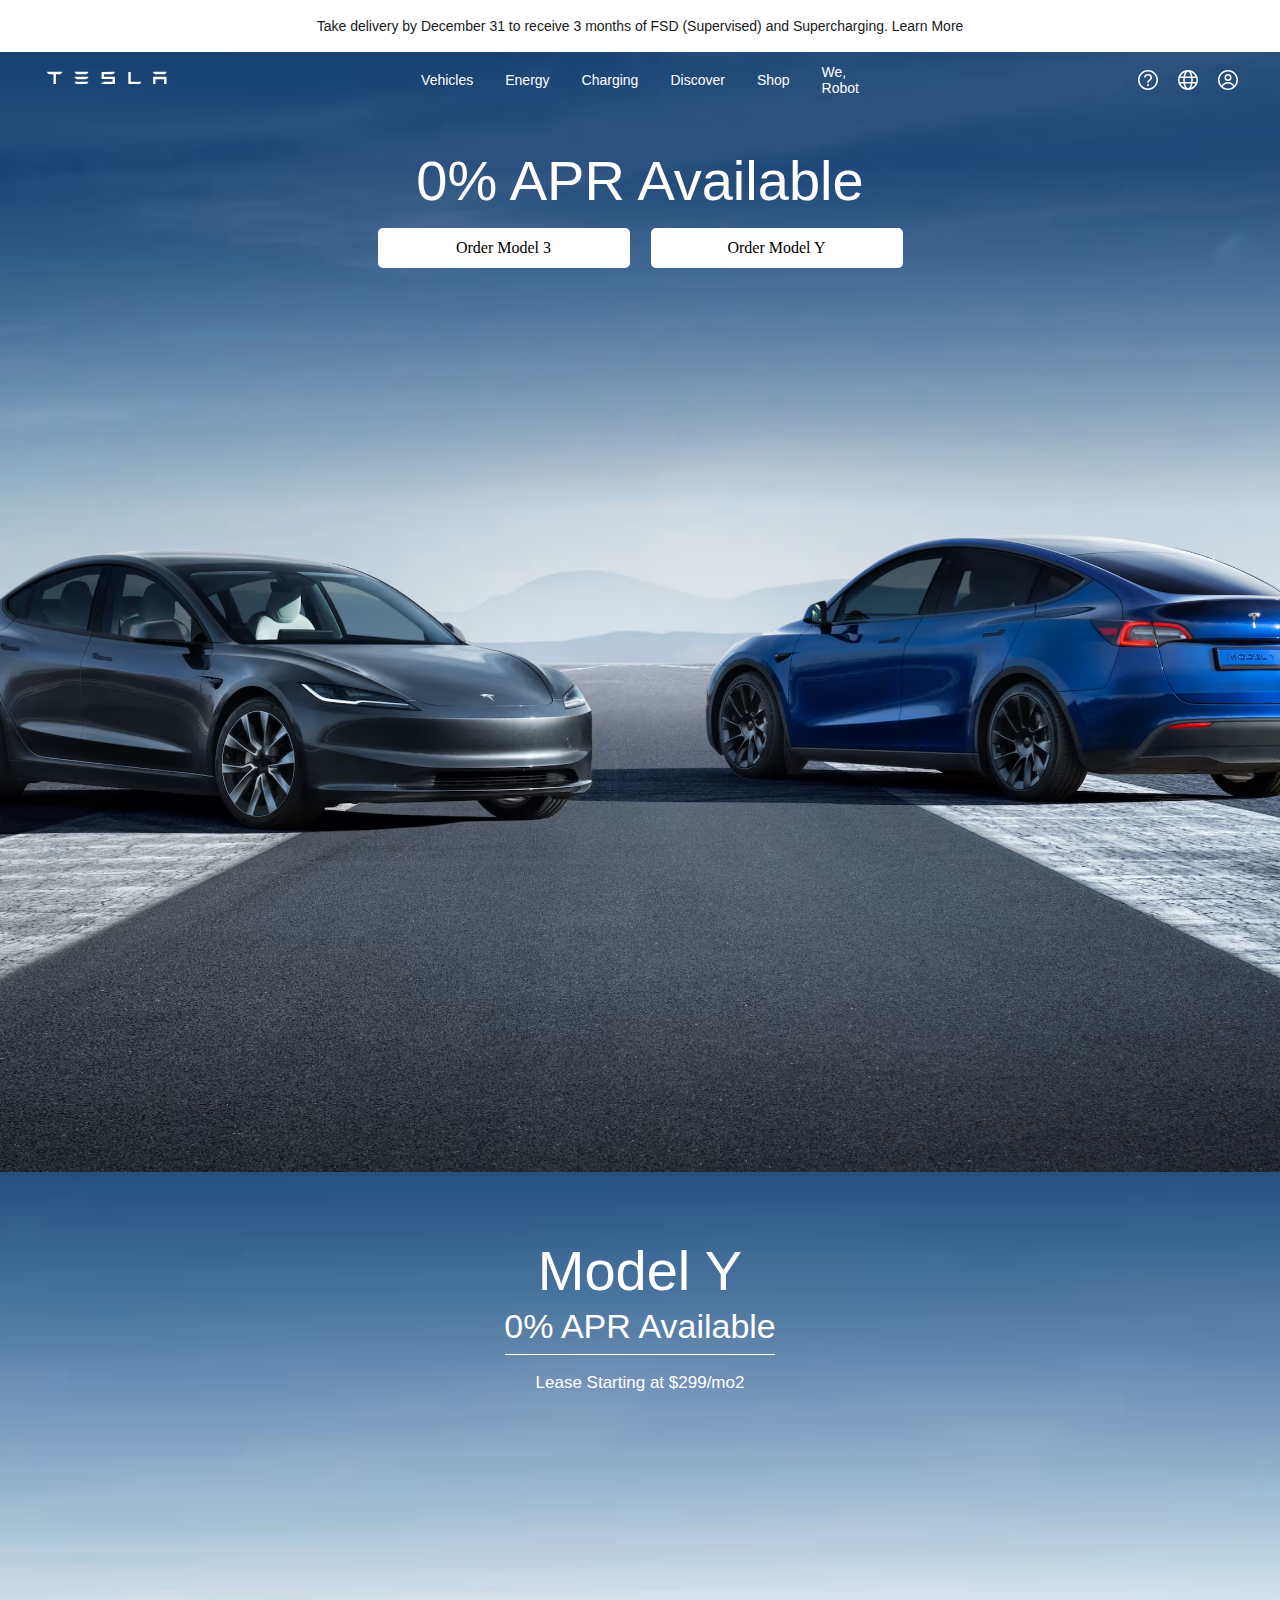
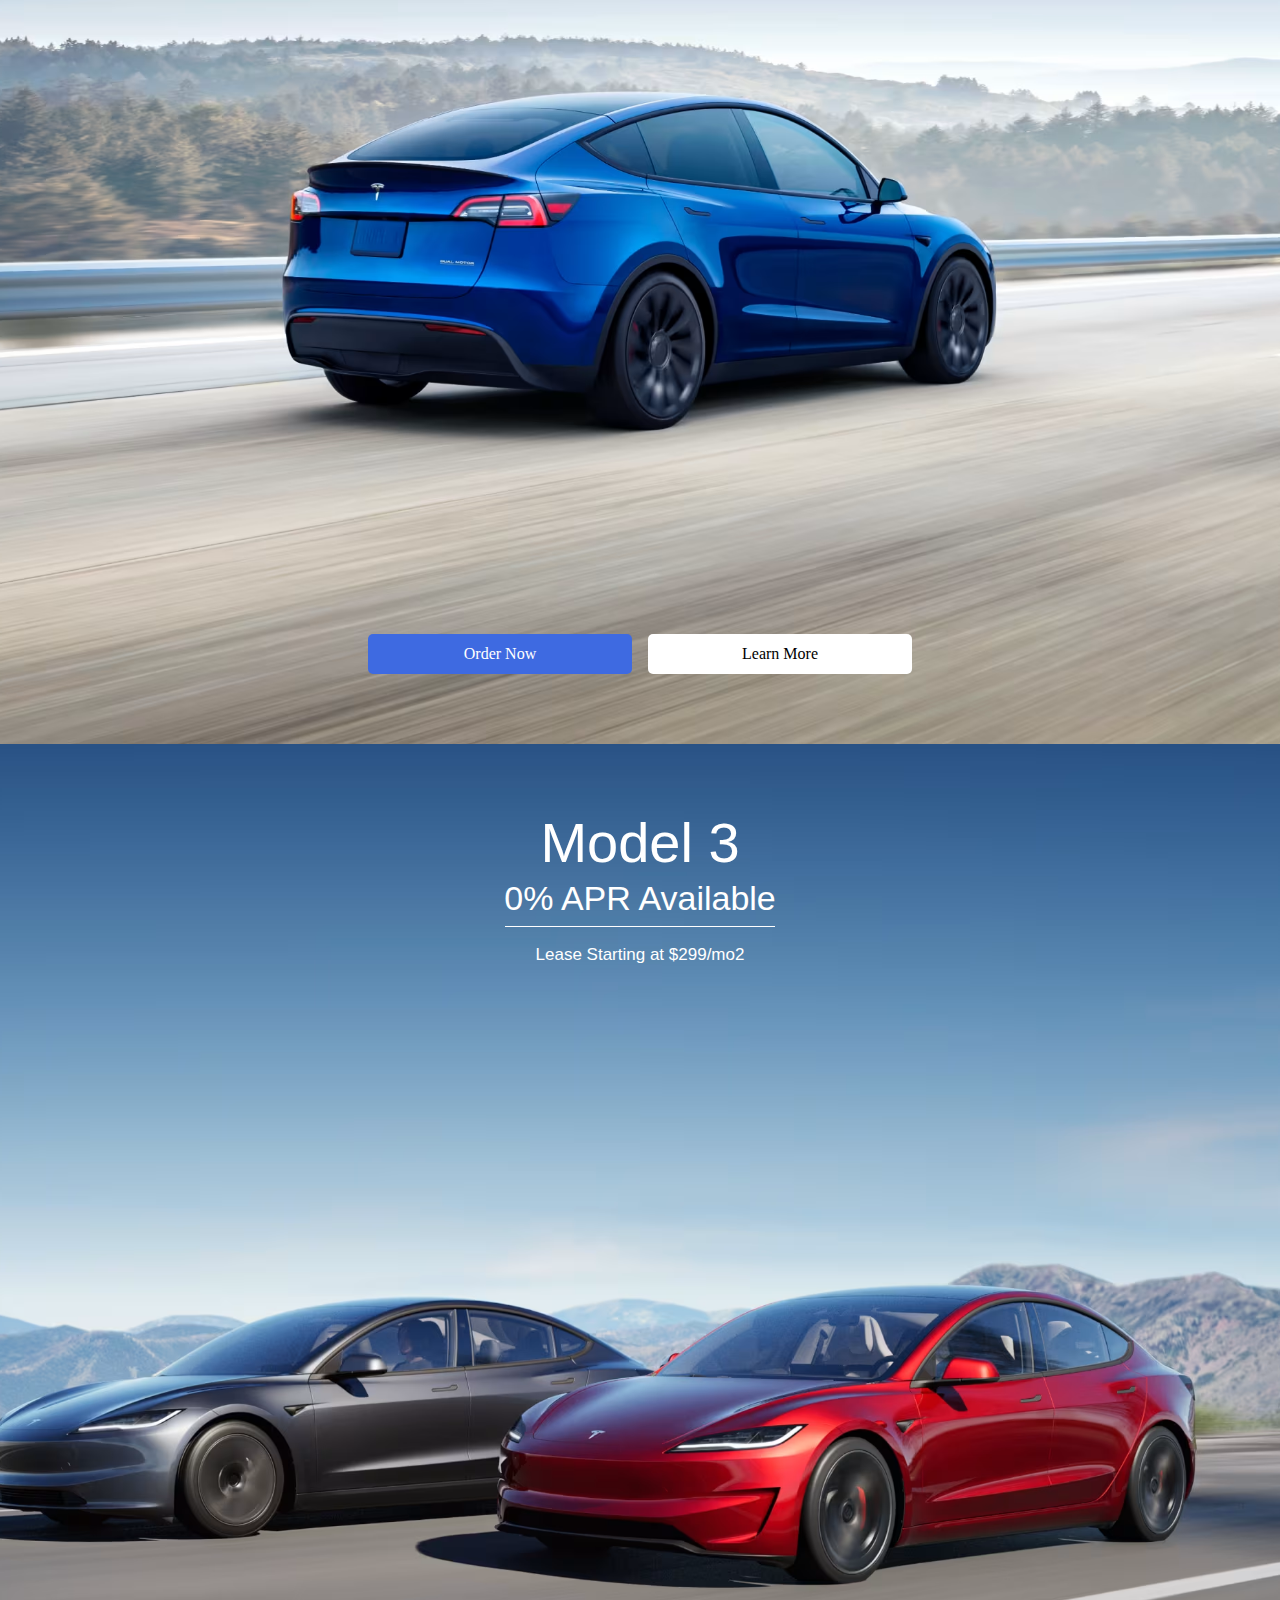
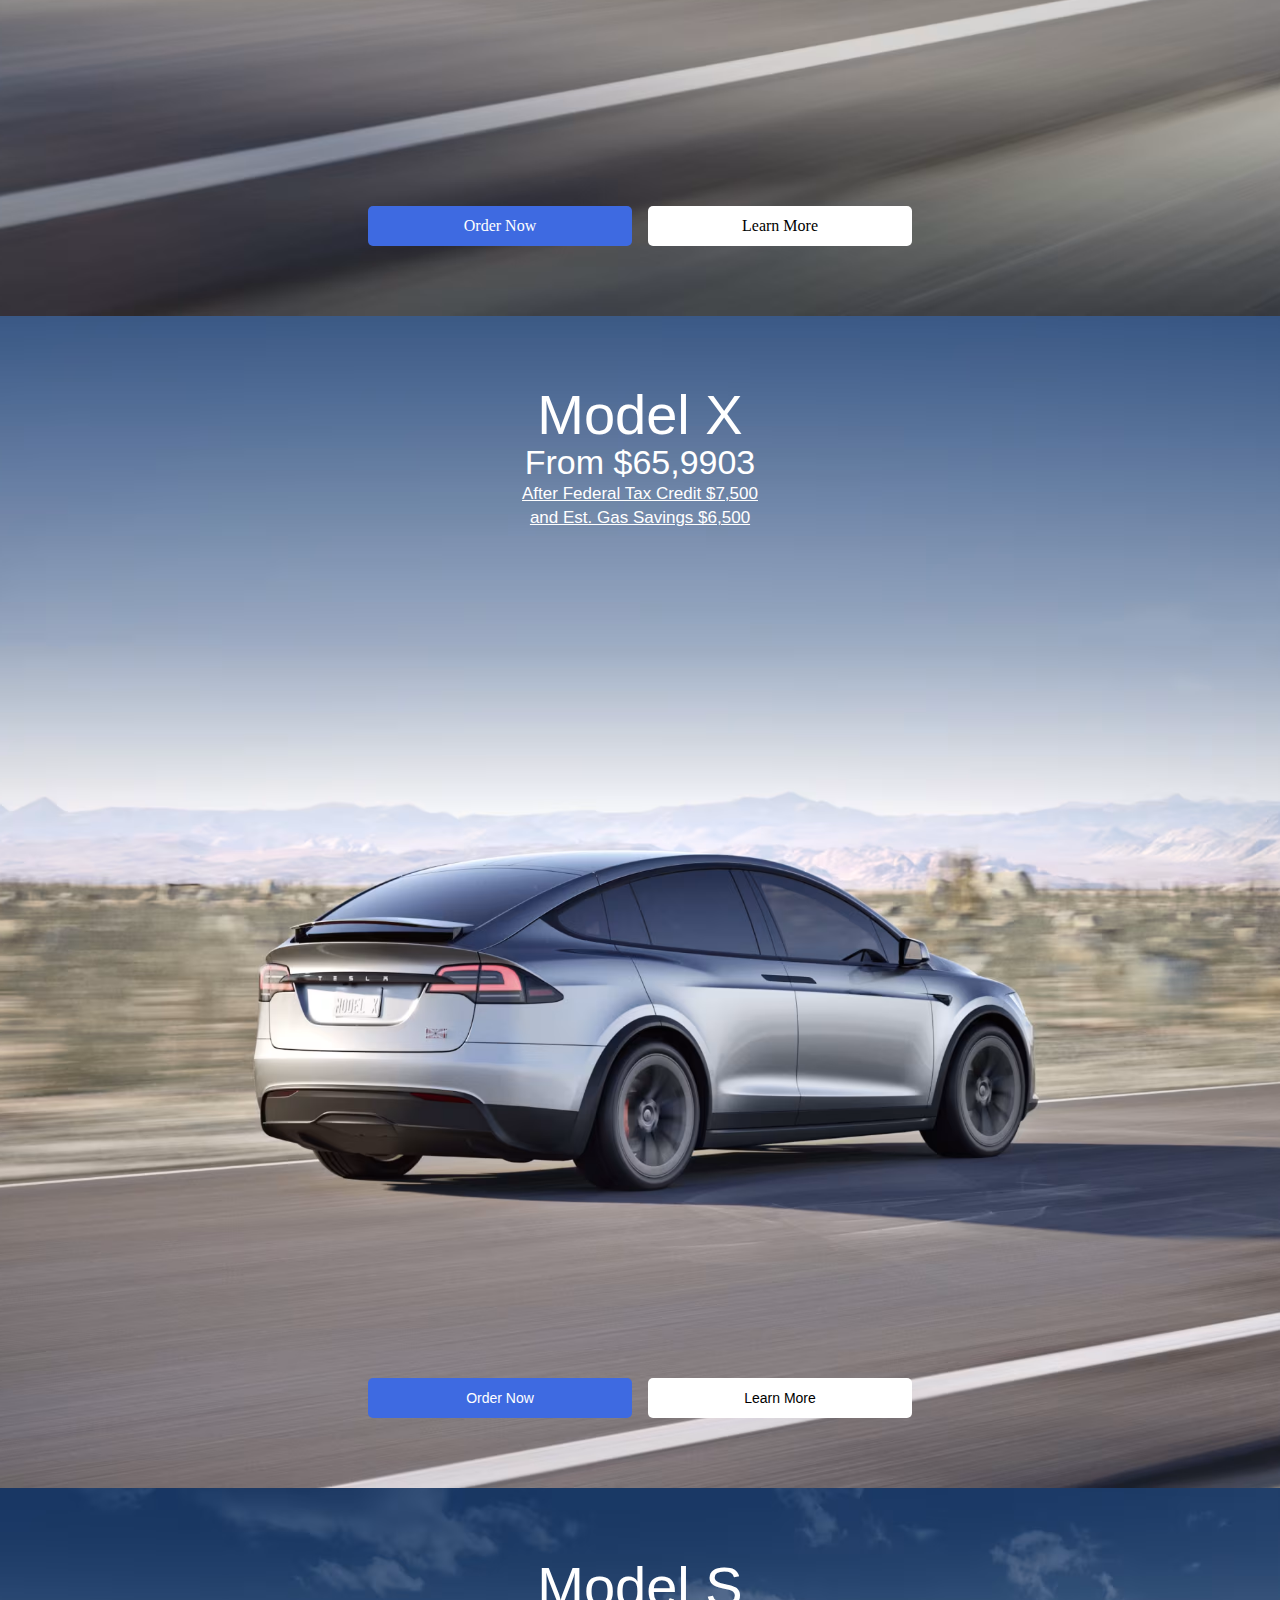
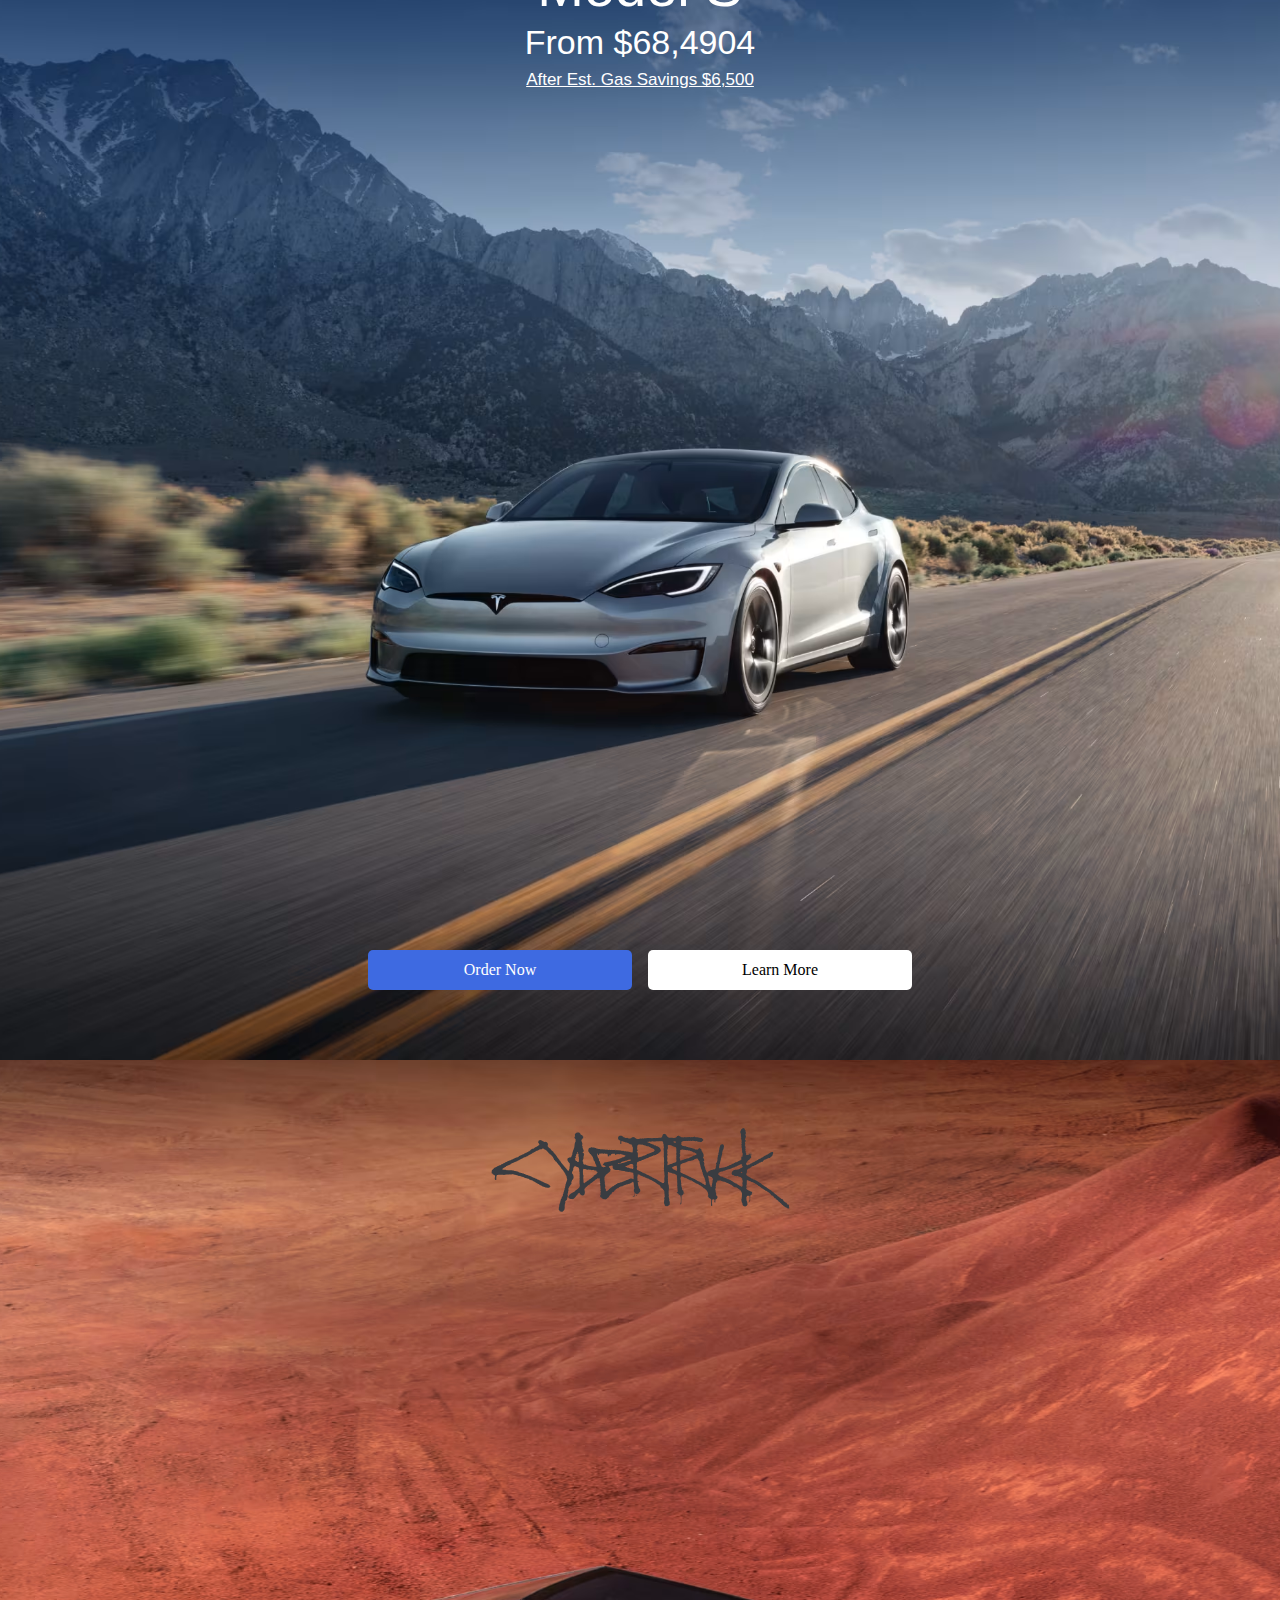
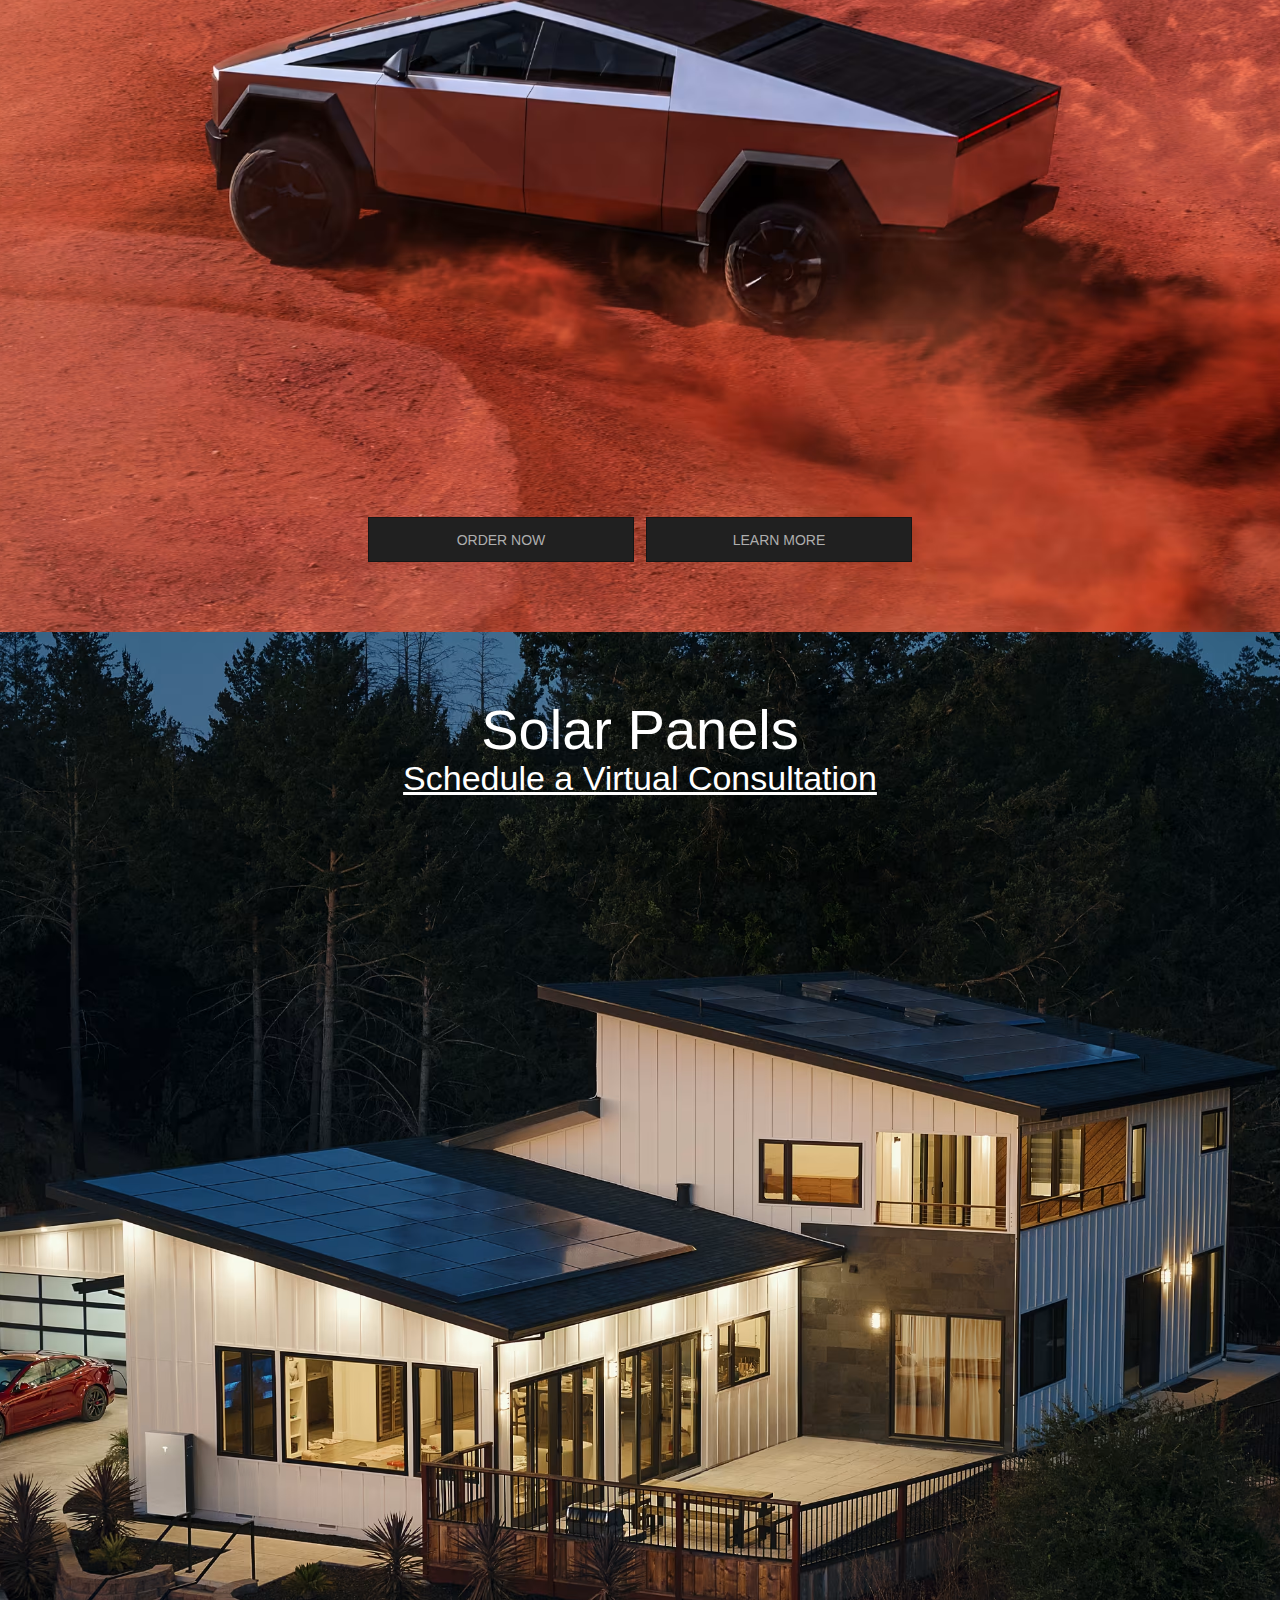
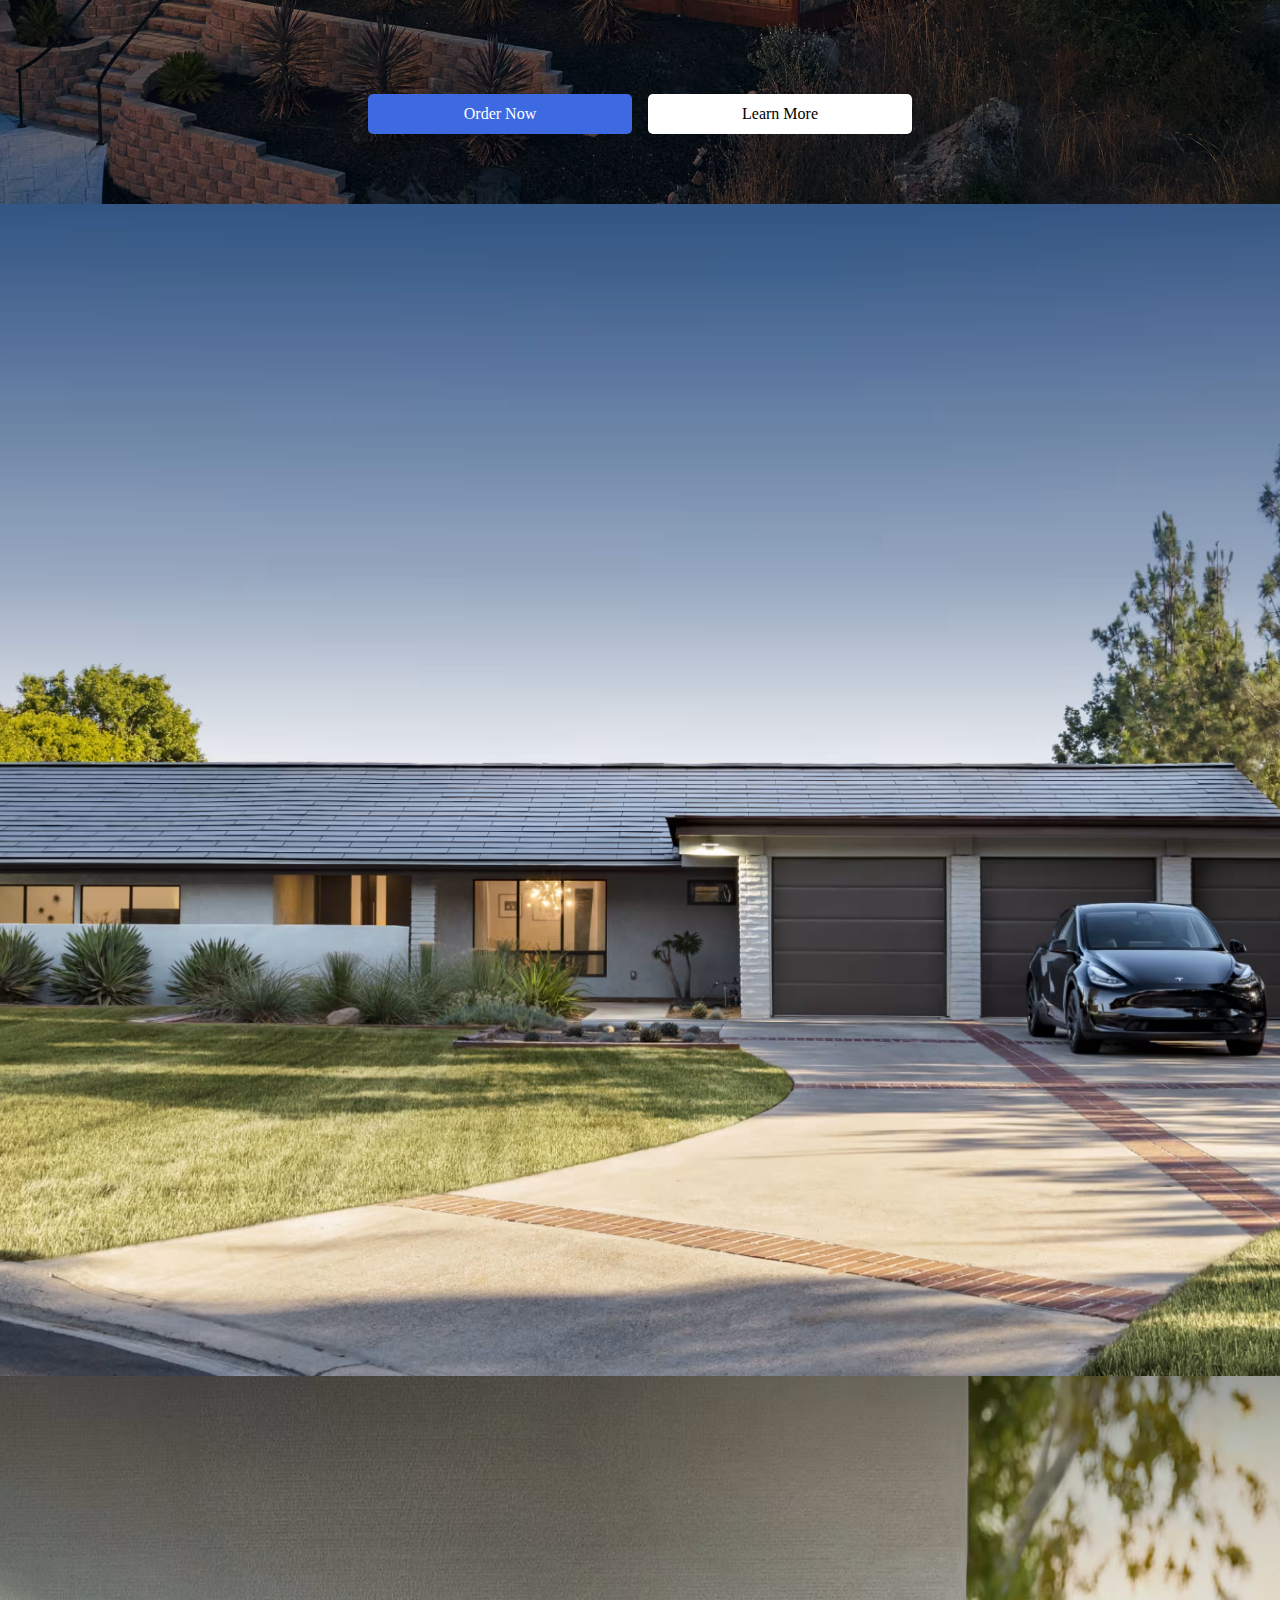
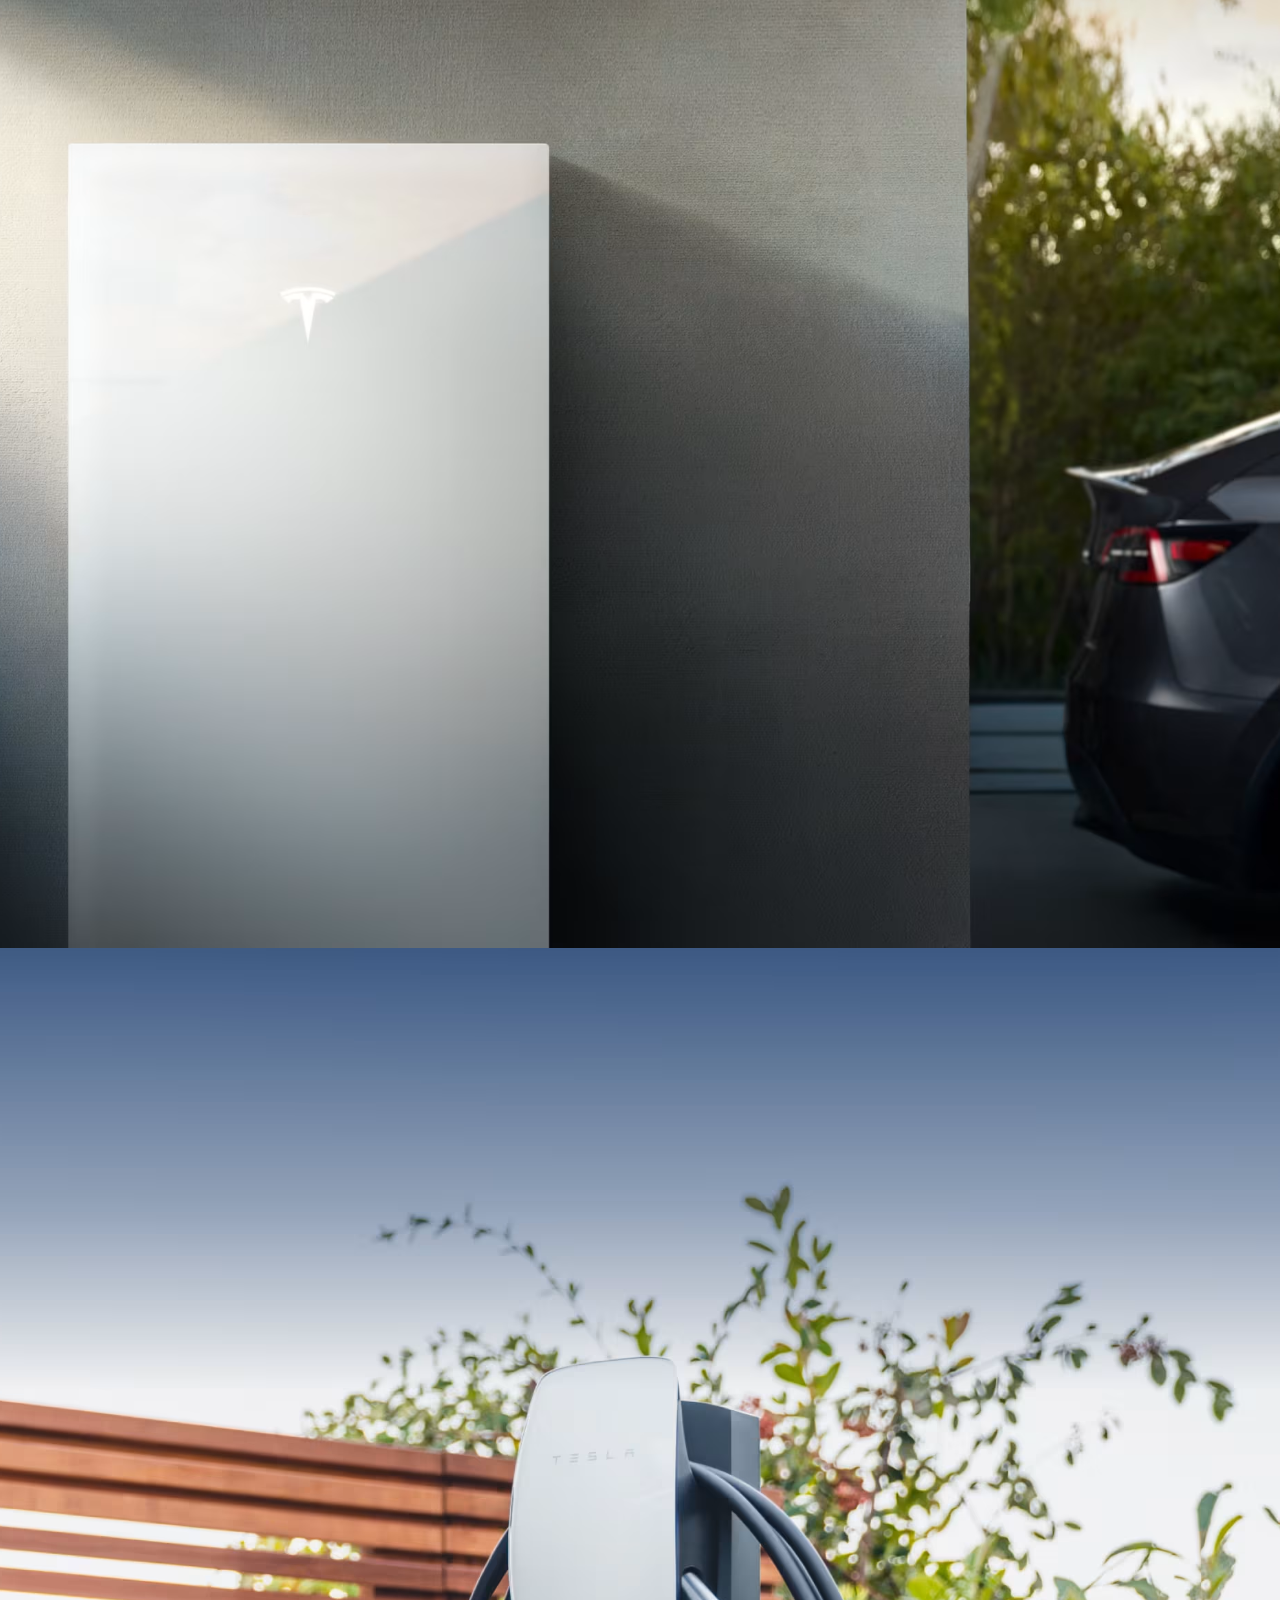
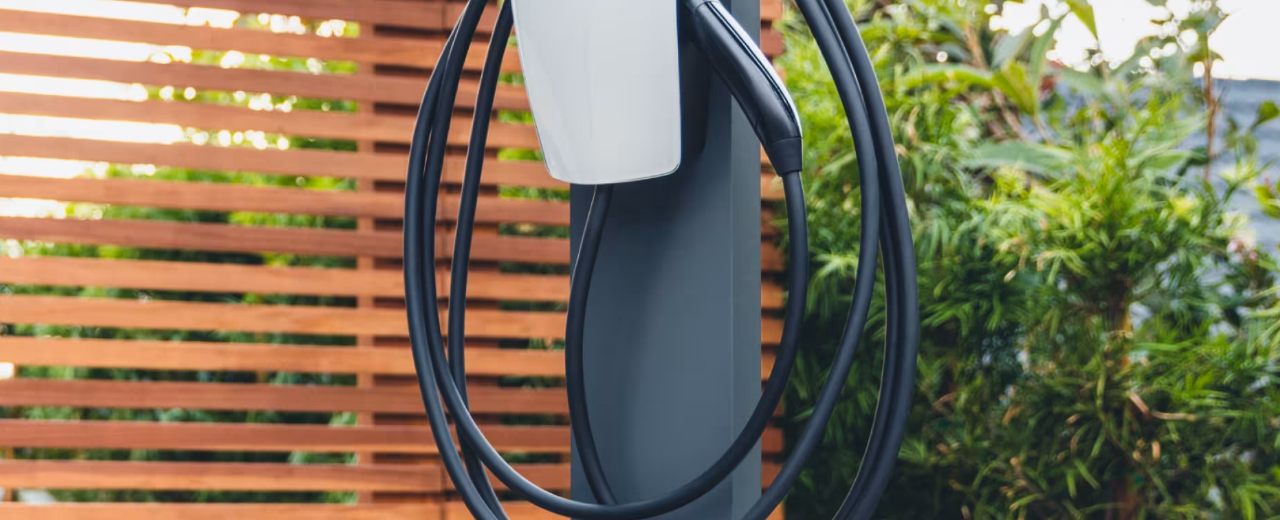
<file: index.html>
<!DOCTYPE html>
<html lang="en">

<head>
    <meta charset="UTF-8">
    <meta name="viewport" content="width=device-width, initial-scale=1.0">
    <title>Tesla</title>
    <link rel="stylesheet" href="index.css">
</head>

<body>
    <header>
        <div class="header-title">
            <p class="header-pra-title">Take delivery by December 31 to receive 3 months of FSD (Supervised) and
                Supercharging. Learn More</p>
        </div>
    </header>
    <main>
        <div class="Available">
            <img class="Available-pic" src="pic/Available.avif" alt="">
            <div class="logo-title">
                <div class="TESLA">
                    <div class="Tesla">
                        <img id="Tesla-logo" src="pic/Tesla-logo.svg" alt="">
                    </div>
                </div>
                <div class="categories">
                    <p class="lists">Vehicles</p>
                    <p class="lists">Energy</p>
                    <p class="lists">Charging</p>
                    <p class="lists">Discover</p>
                    <p class="lists">Shop</p>
                    <p class="lists">We, Robot</p>
                </div>
                <div class="Available-logo">
                    <div class="question">
                        <img class="Available-logos" src="pic/question.logo.svg" alt="">
                    </div>
                    <div class="question">
                        <img class="Available-logos" src="pic/language-logo.svg" alt="">
                    </div>
                    <div class="question">
                        <img class="Available-logos" src="pic/contact-logo.svg" alt="">
                    </div>
                </div>
            </div>
            <div class="APR-0">
                <p id="APR-0">0% APR Available</p>
            </div>
            <div class="order">
                <div class="whole-order">
                    <div class="Model3">
                        <p class="Order">Order Model 3</p>
                    </div>
                    <div class="Model3">
                        <p class="Order">Order Model Y</p>
                    </div>
                </div>
            </div>
        </div>
        <div class="Model-Y">
            <img class="Model-Y-pic" src="pic/Model Y.avif" alt="">
            <div class="aaa">
                <div class="Model-Y-top">
                    <div class="Model-1">
                        <p class="Model">Model Y</p>
                    </div>
                    <div class="Model-1">
                        <p class="Model1">0% APR Available</p>
                    </div>
                    <div id="line"></div>
                    <div class="Model-1">
                        <p class="Model2">Lease Starting at $299/mo2</p>
                    </div>
                </div>
                <div class="Model-Y-bottom">
                    <div class="bottom-inside">   
                        <div class="Order-Now">
                            <p id="now">Order Now</p>
                        </div>
                        <div class="Learn-More">
                            <p id="more">Learn More</p>
                        </div>
                    </div>
                </div>
            </div>
        </div>
        <div class="Model-3">
            <img class="Model-3-pic" src="pic/Model-3.avif" alt="">
            <div class="aaa">
                <div class="Model-Y-top">
                    <div class="Model-1">
                        <p class="Model">Model 3</p>
                    </div>
                    <div class="Model-1">
                        <p class="Model1">0% APR Available</p>
                    </div>
                    <div id="line"></div>
                    <div class="Model-1">
                        <p class="Model2">Lease Starting at $299/mo2</p>
                    </div>
                </div>
                <div class="Model-Y-bottom">
                    <div class="bottom-inside">   
                        <div class="Order-Now">
                            <p id="now">Order Now</p>
                        </div>
                        <div class="Learn-More">
                            <p id="more">Learn More</p>
                        </div>
                    </div>
                </div>
            </div>
        </div>
        <div class="Model-X">
            <img class="Model-X-pic" src="pic/Model-X.avif" alt="">
            <div class="Model-X-homepage">
                <div class="Model-X-header">
                    <div class="Model-X-title">
                        <p id="X">Model X</p>
                    </div>
                    <div class="Model-X-Price">
                        <p id="from">From $65,9903</p>
                    </div>
                    <div class="Model-X-Credit">
                        <p class="federal">After Federal Tax Credit $7,500</p>
                    </div>
                    <div class="Model-X-Credit">
                        <p class="federal">and Est. Gas Savings $6,500</p>
                    </div>
                </div>
                <div class="hoho">
                    <div class="Model-X-bottom">
                        <div class="Model-X-order">
                            <p>Order Now</p>
                        </div>
                        <div class="Model-X-learn">
                            <p>Learn More</p>
                        </div>
                    </div>
                </div>
            </div>
        </div>
        <div class="Model-S">
            <img class="Model-S-pic" src="pic/Model-S.avif" alt="">
            <div class="aaa">
                <div class="Model-Y-top">
                    <div class="Model-1">
                        <p class="Model">Model S</p>
                    </div>
                    <div class="Model-1">
                        <p class="Model1">From $68,4904</p>
                    </div>
                    <div class="Model-S-underline">
                        <p class="Model2">After Est. Gas Savings $6,500</p>
                    </div>
                </div>
                <div class="Model-Y-bottom">
                    <div class="bottom-inside">   
                        <div class="Order-Now">
                            <p id="now">Order Now</p>
                        </div>
                        <div class="Learn-More">
                            <p id="more">Learn More</p>
                        </div>
                    </div>
                </div>
            </div>
        </div>
        <div class="Cybertruck">
            <img class="Cybertruck-pic" src="pic/Cybertruck.avif" alt="">
            <div class="cybertruck-whole">
                <div class="logo-of-cybertruck">
                    <img class="cybertruck-logo" src="pic/cybertruck.svg" alt="">
                </div>
                <div class="cybertruck-outside">
                    <div class="cybertruck-button">
                        <div class="cybertruck-order">
                            <p class="NOW">ORDER NOW</p>
                        </div>
                        <div class="cybertruck-order">
                            <p class="NOW">LEARN MORE</p>
                        </div>
                    </div>
                </div>
            </div>
        </div>
        <div class="Solar-Panels">
            <img class="Solar-Panels-pic" src="pic/Solar-Panels.avif" alt="">
            <div class="Solar-panel-whole">
                <div class="Solar-panel-upper">
                    <div class="solar">
                        <p>Solar Panels</p>
                    </div>
                    <div class="Schedule">
                        <p>Schedule a Virtual Consultation</p>
                    </div>
                </div>
                <div class="Model-Y-bottom">
                    <div class="bottom-inside">   
                        <div class="Order-Now">
                            <p id="now">Order Now</p>
                        </div>
                        <div class="Learn-More">
                            <p id="more">Learn More</p>
                        </div>
                    </div>
                </div>
            </div>

        </div>
        <div class="Solar-Roof">
            <img class="Solar-Roof-pic" src="pic/Solar-Roof.avif" alt="">
        </div>
        <div class="Powerwall">
            <img class="Powerwall-pic" src="pic/Powerwall.avif" alt="">
        </div>
        <div class="Accessories">
            <img class="Accessories-pic" src="pic/Accessories.avif" alt="">
        </div>
    </main>
    <footer>

    </footer>
</body>

</html>
</file>
<file: index.css>
body {
    margin: 0;
    padding: 0;
}
main {

} 
header {
    height: 52px;
    width: 100vw;
    display: flex;
    justify-content: center;
    align-items: center;
    position: sticky;
    top: 0;
    z-index: 1;
}
.header-title {
    height: 52px;
    width: 100vw;
    display: flex;
    justify-content: center;
    align-items: center;
    background-color: white;
    color: black;
}
.header-pra-title {
    margin: 0;
    padding: 0;
    height: 20px;
    width: 661px;
    display: flex;
    justify-content: center;
    align-items: center;
    font-size: 14px;
    font-family: Arial, Helvetica, sans-serif;
    color: #171A20;
}
.Available {
    height: 1120px;
    width: 100%;
    position: relative;
}

.Available-pic {
    position: absolute;
    top: 0;
    left: 0;
    z-index: -1;
    height: 100%;
    width: 100%;
    object-fit: cover;
}

.logo-title {
    width: 100%;
    height: 56px;
    display: flex;
    justify-content: space-between;
}

#Tesla-logo {
    height: 24px;
    width: 120px;
    margin-left: 15px;
    margin-right: 15px;
}

.TESLA {
    height: 56px;
    width: 636px;
    padding: 0px 0px 0px 32px;
    display: flex;
    align-items: center
}

.categories {
    height: 56px;
    width: 652px;
    display: flex;
    justify-content: center;
    align-items: center;
}

.lists {
    padding: 4px 16px;
    color: white;
    font-size: 14px;
    font-family: sans-serif;
    font-weight: 400;
    margin: 0;
}

.Available-logo {
    width: 636px;
    height: 56px;
    display: flex;
    align-self: center;
    justify-content: center;
    padding: 0px 32px 0px 0px;
    justify-content: end;
}

.Available-logos {
    height: 24px;
    width: 24px;
}

.question {
    height: 56px;
    width: 40px;
    display: flex;
    justify-content: center;
    align-items: center;
}

.APR-0 {
    /* position: absolute;
    top: 0;
    left: 0; */
    display: flex;
    justify-content: center;
    height: 56px;
    width: 100%;
    font-size: 56px;
    font-family: sans-serif;
    color: white;
    list-style: 56px;
    margin: 0;
    padding-top: 40px;
}
#APR-0 {
    margin: 0;
}
.order {
    height: 40px;
    width: 100%;
    display: flex;
    justify-content: center;
    align-items: center;
    padding-top: 24px;
}
.Model3 {
    background-color: white;
    height: 40px;
    width: 252px;
    border-radius:5px;
    display: flex;
    justify-content: center;
    align-items: center;
}
.Order {
    margin: 0;
}
.whole-order {
    height: 40px;
    width: 546px;
    display: flex;
    justify-content: center;
    align-items: center;
    justify-content: space-around;
}
.Model-Y {
    height: 1172px;
    width: 100%;
    position: relative;
    display: flex;
    justify-content: center;
    align-items: center;
}

.Model-Y-pic {
    position: absolute;
    top: 0;
    left: 0;
    z-index: -1;
    height: 1172px;
    width: 100%;
    object-fit: cover;
}
.Model-1 {
    height: 56px;
    width: 100%;
    display: flex;
    justify-content: center;
    align-items: center;
}
.Model {
    margin: 0;
    color: white;
    font-size: 56px;
    font-family: sans-serif;
}
.Model1 {
    margin: 0;
    font-size: 34px;
    font-family: sans-serif;
    color: white;
}
.Model2 {
    margin: 0;
    font-size: 17px;
    font-family: sans-serif;
    color: white;
}
.Model-Y-bottom {
    height: 40px;
    width: 100%;
    display: flex;
    justify-content: center;
    align-self: center;
}
.bottom-inside {
    height: 40px;
    width: 544px;
    display: flex;
    justify-content: space-between;
}
.Order-Now {
    height: 40px;
    width: 264px;
    background-color: #3E6AE1;
    border-radius: 5px;
    display: flex;
    justify-content: center;
    align-items: center;
}
#now {
    color: white;
}
.Learn-More {
    height: 40px;
    width: 264px;
    background-color: white;
    border-radius: 5px;
    display: flex;
    justify-content: center;
    align-items: center;
}
.aaa {
    display: flex;
    flex-direction: column;
    justify-content: space-between;
    height: 88%;
    width: 100%;
}
#line {
    height: 1px;
    width: 270px;
    background-color: white;
}
.Model-Y-top {
    display: flex;
    flex-direction: column;
    align-items: center;
}
.Model-3 {
    height: 1172px;
    width: 100%;
    position: relative;
    display: flex;
    justify-content: center;
    align-items: center;
}
.Model-3-pic {
    height: 1172px;
    width: 100%;
    object-fit: cover;
    position: absolute;
    z-index: -1;
}

.Model-X-homepage {
    height: 88%;
    width: 100%;
    display: flex;
    flex-direction: column;
    justify-content: space-between;
}
.Model-X {
    height: 1172px;
    width: 100%;
    position: relative;
    display: flex;
    justify-content: center;
    align-items: center;
}

.Model-X-pic {
    height: 1172px;
    width: 100%;
    object-fit: cover;
    position: absolute;
    z-index: -1;
}
.Model-X-title {
    width: 100%;
    height: 56px;
    display: flex;
    justify-content: center;
    align-items: center;
}
.Model-X-Price {
    width: 100%;
    height: 40px;
    display: flex;
    justify-content: center;
    align-items: center;
}
.Model-X-Credit {
    width: 100%;
    height: 24px;
    display: flex;
    justify-content: center;
    align-items: center;
    text-decoration: underline;
    text-decoration-color: white;  
}
#X {
    font-size: 56px;
    font-family: sans-serif;
    color: white;
}
#from {
    color: white;
    font-size: 34px;
    font-family: sans-serif;
}
.federal {
    color: white;
    font-size: 17px;
    font-family: sans-serif;
}
.Model-X-order {
    height: 40px;
    width: 264px;
    background-color: #3E6AE1;
    display: flex;
    justify-content: center;
    align-items: center;
    color: white;
    font-size: 14px;
    font-family: sans-serif;
    border-radius: 5px;
}
.Model-X-learn {
    height: 40px;
    width: 264px;
    background-color: white;
    border-radius: 5px;
    display: flex;
    justify-content: center;
    align-items: center;
    color: black;
    font-size: 14px;
    font-family: sans-serif;
}
.Model-X-bottom {
    width: 544px;
    height: 40px;
    display: flex;
    justify-content: space-between;
}
.hoho {
    width: 100%;
    height: 40px;
    display: flex;
    justify-content: center;
    align-items: center;
}
.Model-S {
    height: 1172px;
    width: 100%;
    position: relative;
    display: flex;
    justify-content: center;
    align-items: center;
}

.Model-S-pic {
    height: 1172px;
    width: 100%;
    object-fit: cover;
    position: absolute;
    z-index: -1;
}
.Model-S-underline {
    text-decoration: underline;
    text-decoration-color: white;
}

.Cybertruck {
    height: 1172px;
    width: 100%;
    position: relative;
    display: flex;
    justify-content: center;
    align-items: center;
}
.cybertruck-whole {
    width: 100%;
    height: 88%;
    display: flex;
    justify-content: center;
    align-items: center;
    justify-content: space-between;
    flex-direction: column;
}
.Cybertruck-pic {
    height: 1172px;
    width: 100%;
    object-fit: cover;
    position: absolute;
    z-index: -1 ;
}
.cybertruck-logo {
    height: 84px;
    width: 300px;
}
.logo-of-cybertruck {
    height: 80px;
    width: 100%;
    display: flex;
    justify-content: center;
    align-items: center;
}
.cybertruck-outside {
    height: 44px;
    width: 100%;
    display: flex;
    justify-content: center;
    align-items: center;
}
.cybertruck-button {
    height: 44px;
    width: 544px;
    display: flex;
    justify-content: center;
    align-items: center;
    justify-content: space-between;
}
.cybertruck-order {
    height: 43px;
    width: 264px;
    background-color: rgb(32, 32, 32);
    color: rgb(174, 174, 174);
    display: flex;
    justify-content: center;
    align-items: center;
    border: 1px solid rgb(21, 21, 21);
    font-size: 14px;
    font-family: sans-serif;
}
.NOW {
    margin: 0;
}
.Solar-Panels {
    height: 1172px;
    width: 100%;
    position: relative;
    display: flex;
    justify-content: center;
    align-items: center;
}

.Solar-Panels-pic {
    height: 1172px;
    width: 100%;
    object-fit: cover;
    position: absolute;
    z-index: -1;
}
.solar {
    height: 56px;
    width: 100%;
    font-size: 56px;
    font-family: sans-serif;
    line-height: 56px;
    display: flex;
    justify-content: center;
    align-items: center;
    color: white;
}
.Schedule {
    height: 40px;
    width: 100%;
    font-size: 34px;
    font-family: sans-serif;
    line-height: 34px;
    display: flex;
    justify-content: center;
    align-items: center;
    color: white;
    text-decoration: underline;
}
.Solar-panel-whole {
    height: 88%;
    width: 100%;
    display: flex;
    justify-content: center;
    align-items: center;
    flex-direction: column;
    justify-content: space-between;
}
.Solar-Roof {
    height: 1172px;
    width: 100%;
    position: relative;
    display: flex;
    flex-direction: column;
    justify-content: center;
}
.Solar-Roof-pic {
    height: 1172px;
    width: 100%;
    object-fit: cover;
    position: absolute;
    z-index: -1;
}
.Solar-Roof-whole {
    height: 88%;
    width: 100%;
    display: flex;
    flex-direction: column;
    justify-content: space-between;
    justify-content: center;
    align-items: center;
}
.Solar-roof-upper {
    height: 100%;
    width: 100%;
    display: flex;
    flex-direction: column;
    align-items: center;
}
#Solar {
    margin: 0;
    font-size: 56px;
    font-family: sans-serif;
    color: white;
}
#Produce {
    margin: 0;
    font-size: 34px;
    font-family: sans-serif;
    color: white;
}

.Powerwall {
    height: 1172px;
    width: 100%;
    position: relative;
    display: flex;
    justify-content: center;
    align-items: center;
}

.Powerwall-pic {
    height: 1172px;
    width: 100%;
    object-fit: cover;
    position: absolute;
    z-index: -1;
}
.Powerwall-whole {
    height: 90%;
    width: 100%;
    display: flex;
    justify-content: center;
    align-items: center;
    flex-direction: column;
    justify-content: space-between;
}
#Powerwall {
    font-size: 56px;
    font-family: sans-serif;
    color: white;
}

.Accessories {
    height: 1172px;
    width: 100%;
    position: relative;
    display: flex;
    justify-content: center;
    align-items: center;
}

.Accessories-pic {
    height: 1172px;
    width: 100%;
    object-fit: cover;
    position: absolute;
    z-index: -1;
}
.Accessories-whole {
    height: 90%;
    width: 100%;
    display: flex;
    flex-direction: column;
    align-items: center;
    justify-content: space-between;
}
#Accessories {
    font-size: 56px;
    font-family: sans-serif;
    color: white;
}
.Accessories-down {
    background-color: #3E6AE1;
    height: 40px;
    width: 264px;
    display: flex;
    justify-content: center;
    align-items: center;
    border-radius: 5px;
    color: white;
    font-family: sans-serif;
}
.Down-pra {
    height: 100%;
    width: 100%;
    display: flex;
    justify-content: center;
    align-items: center;
}
.Down-whole {
    height: 80%;
    width: 35%;
    padding: 40px 0px 24px;
    font-size: 12px;
    font-family: sans-serif;
    color: #5C5E62;
    display: flex;
    justify-content: center;
    align-items: center;
    flex-direction: column;
    justify-content: space-between;
    text-align: center;
    line-height: 18px;
}
.Special {
    text-decoration: underline;
}   
.whole-footer {
    height: 70px;
    width: 100%;
    display: flex;
    justify-content: center;
    align-items: center;
    flex-direction: column;
}
.footer {
    height: 100%;
    width: 35%;
    font-size: 12px;
    font-family: sans-serif;
    color: #5C5E62;
    display: flex;
    justify-content: center;
    align-items: center;
    justify-content: space-between;
}
.whole-drive {
    width: 100%;
    height: 52px;
    display: flex;
    justify-content: center;
    align-items: center;
    box-shadow: 10px 10px 10px 10px;
    position: sticky;
    bottom: 0;
    background-color: white;
    color: black;
    z-index: 1;
}
footer {
    position: sticky;
    bottom: 0;
    z-index: 1;
}
.upper-drive {
    display: flex;
    gap: 10px;  
}
#Schedule {
    font-size: 17px;
    font-family: sans-serif;
    color: #171A20;
    font-weight: 500;
}
</file>
